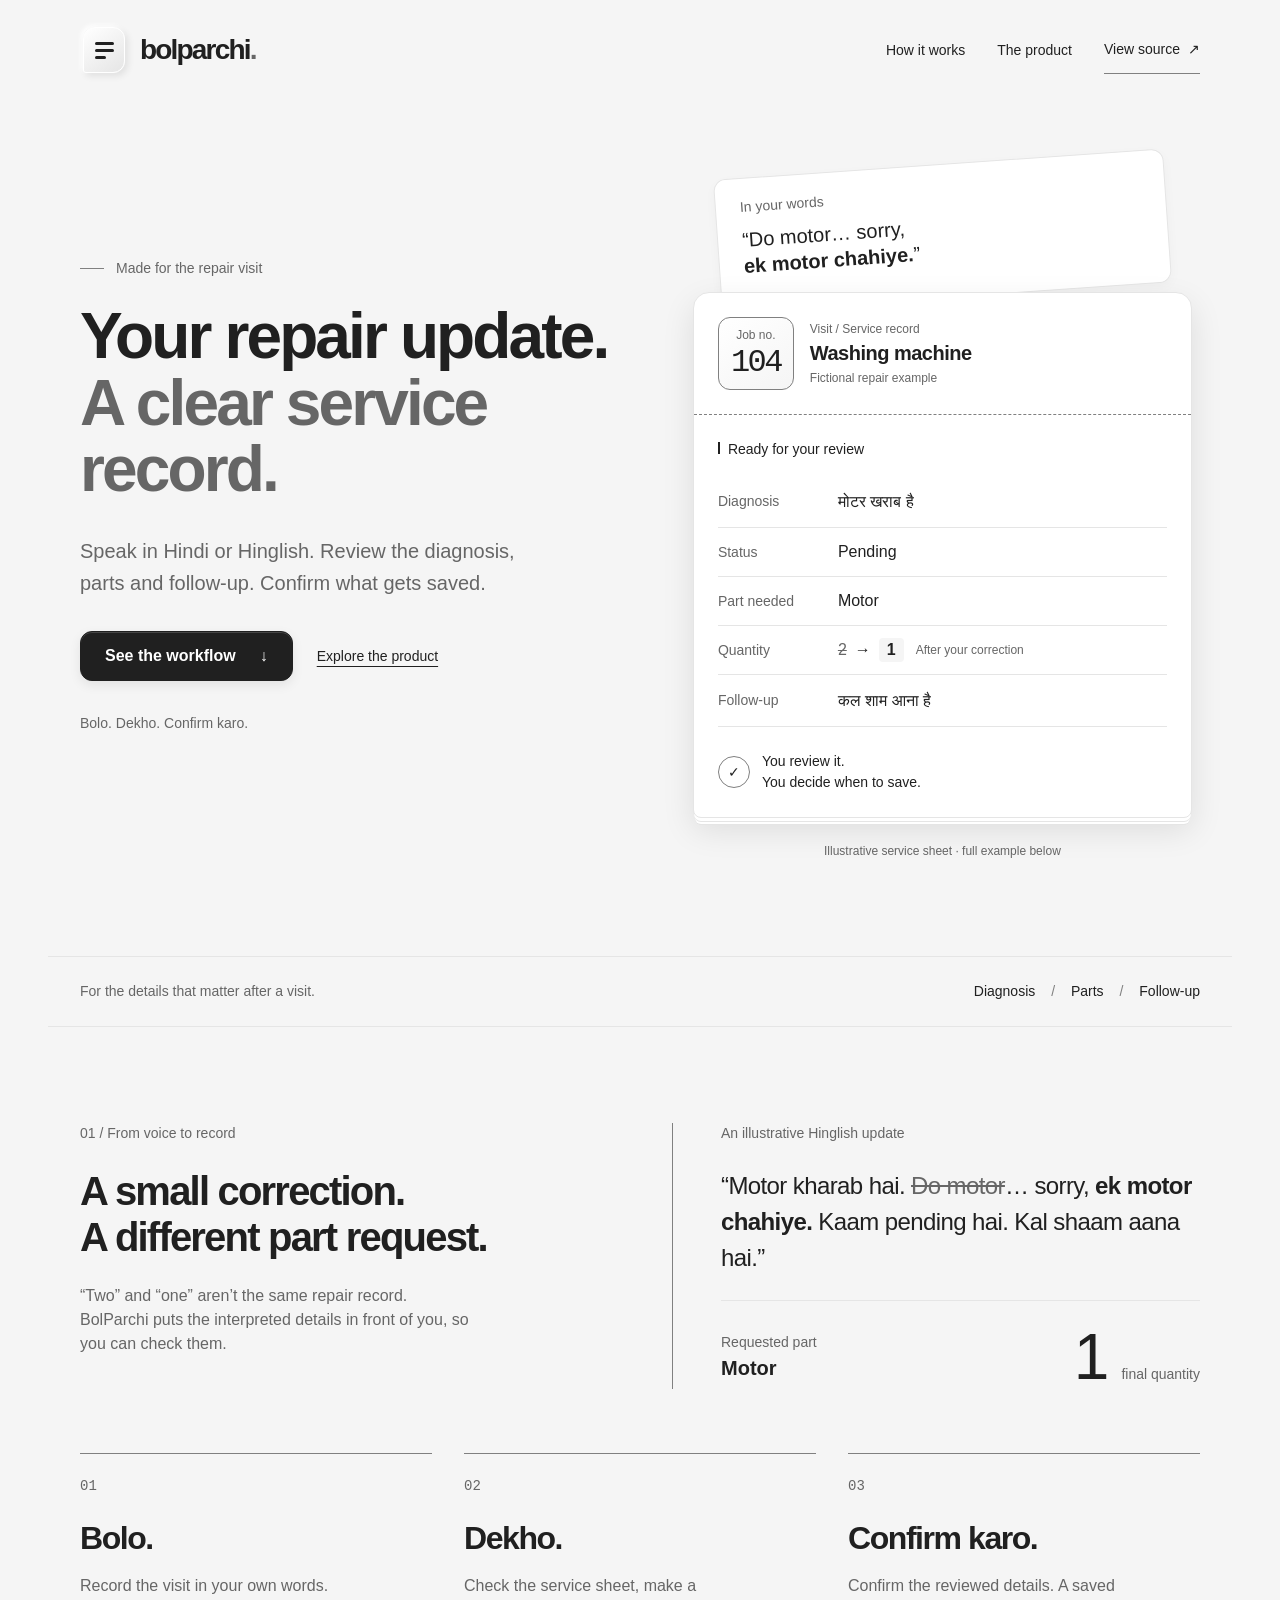
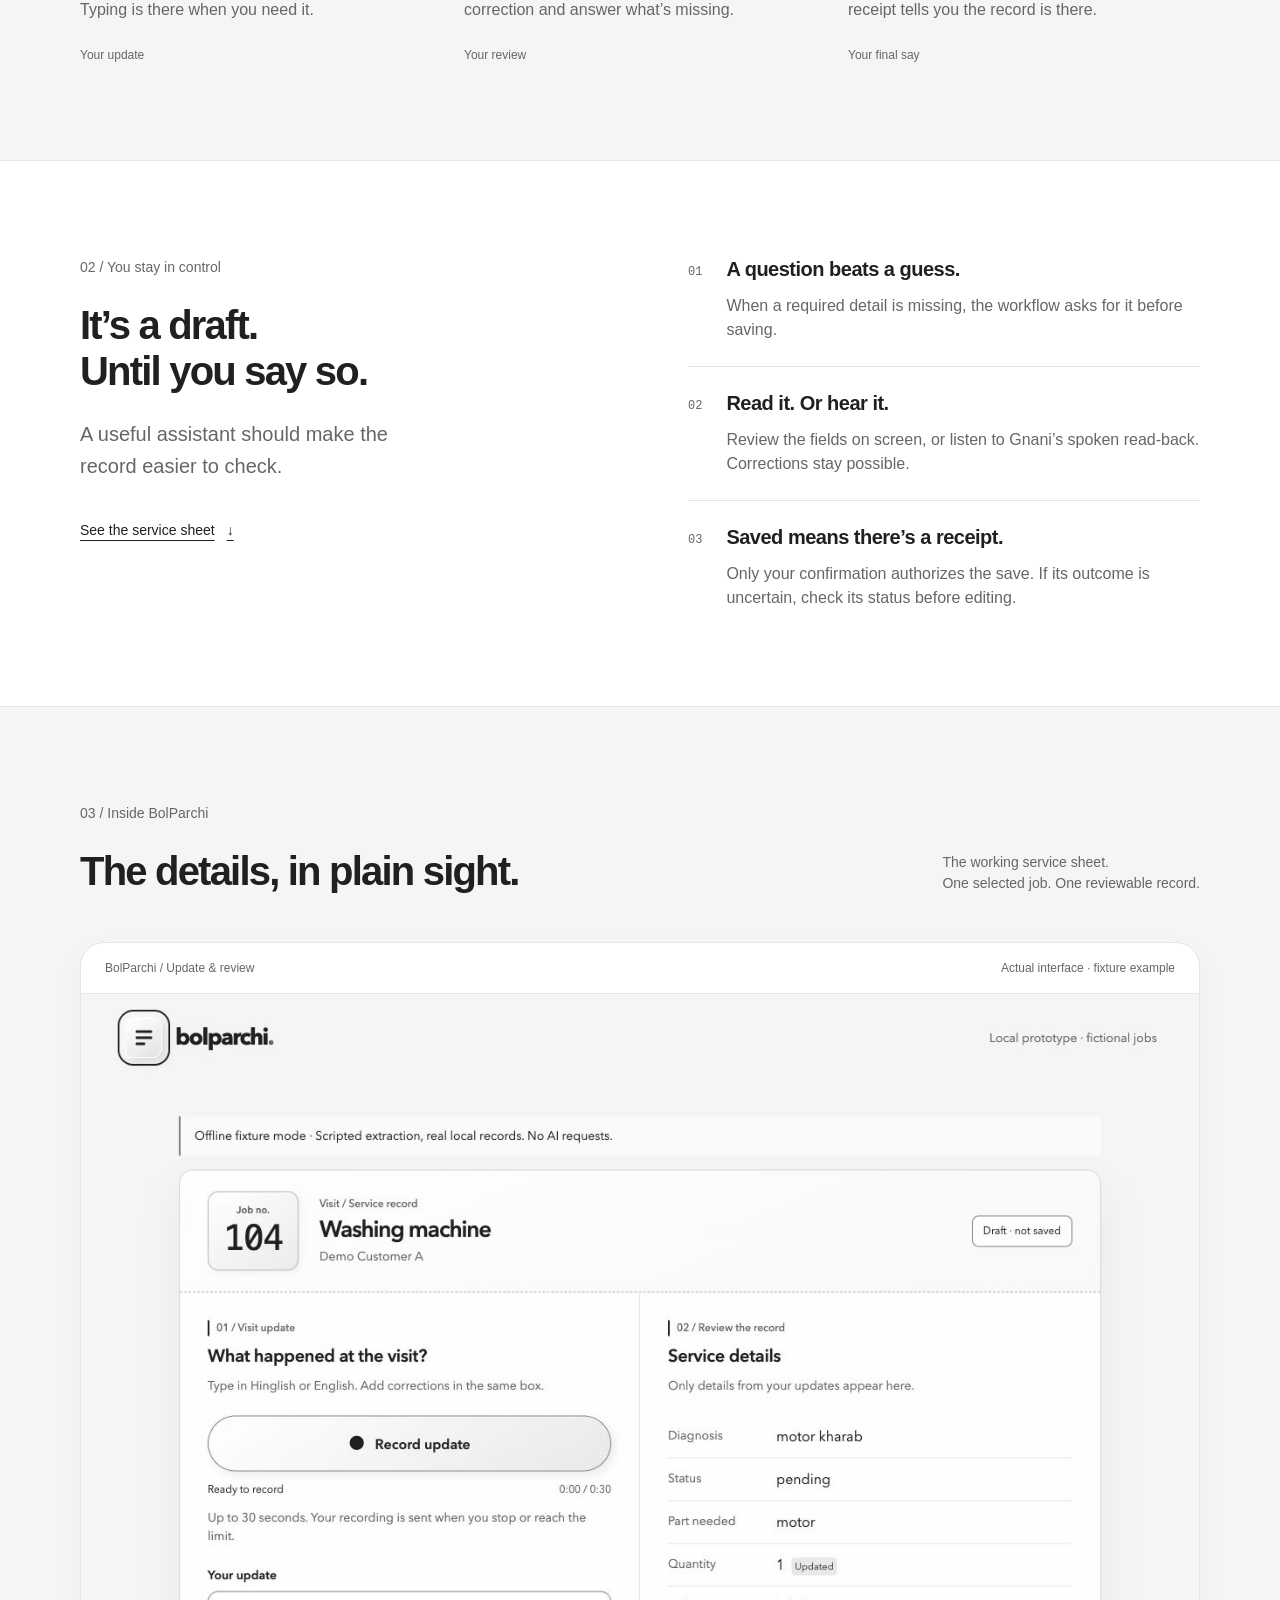
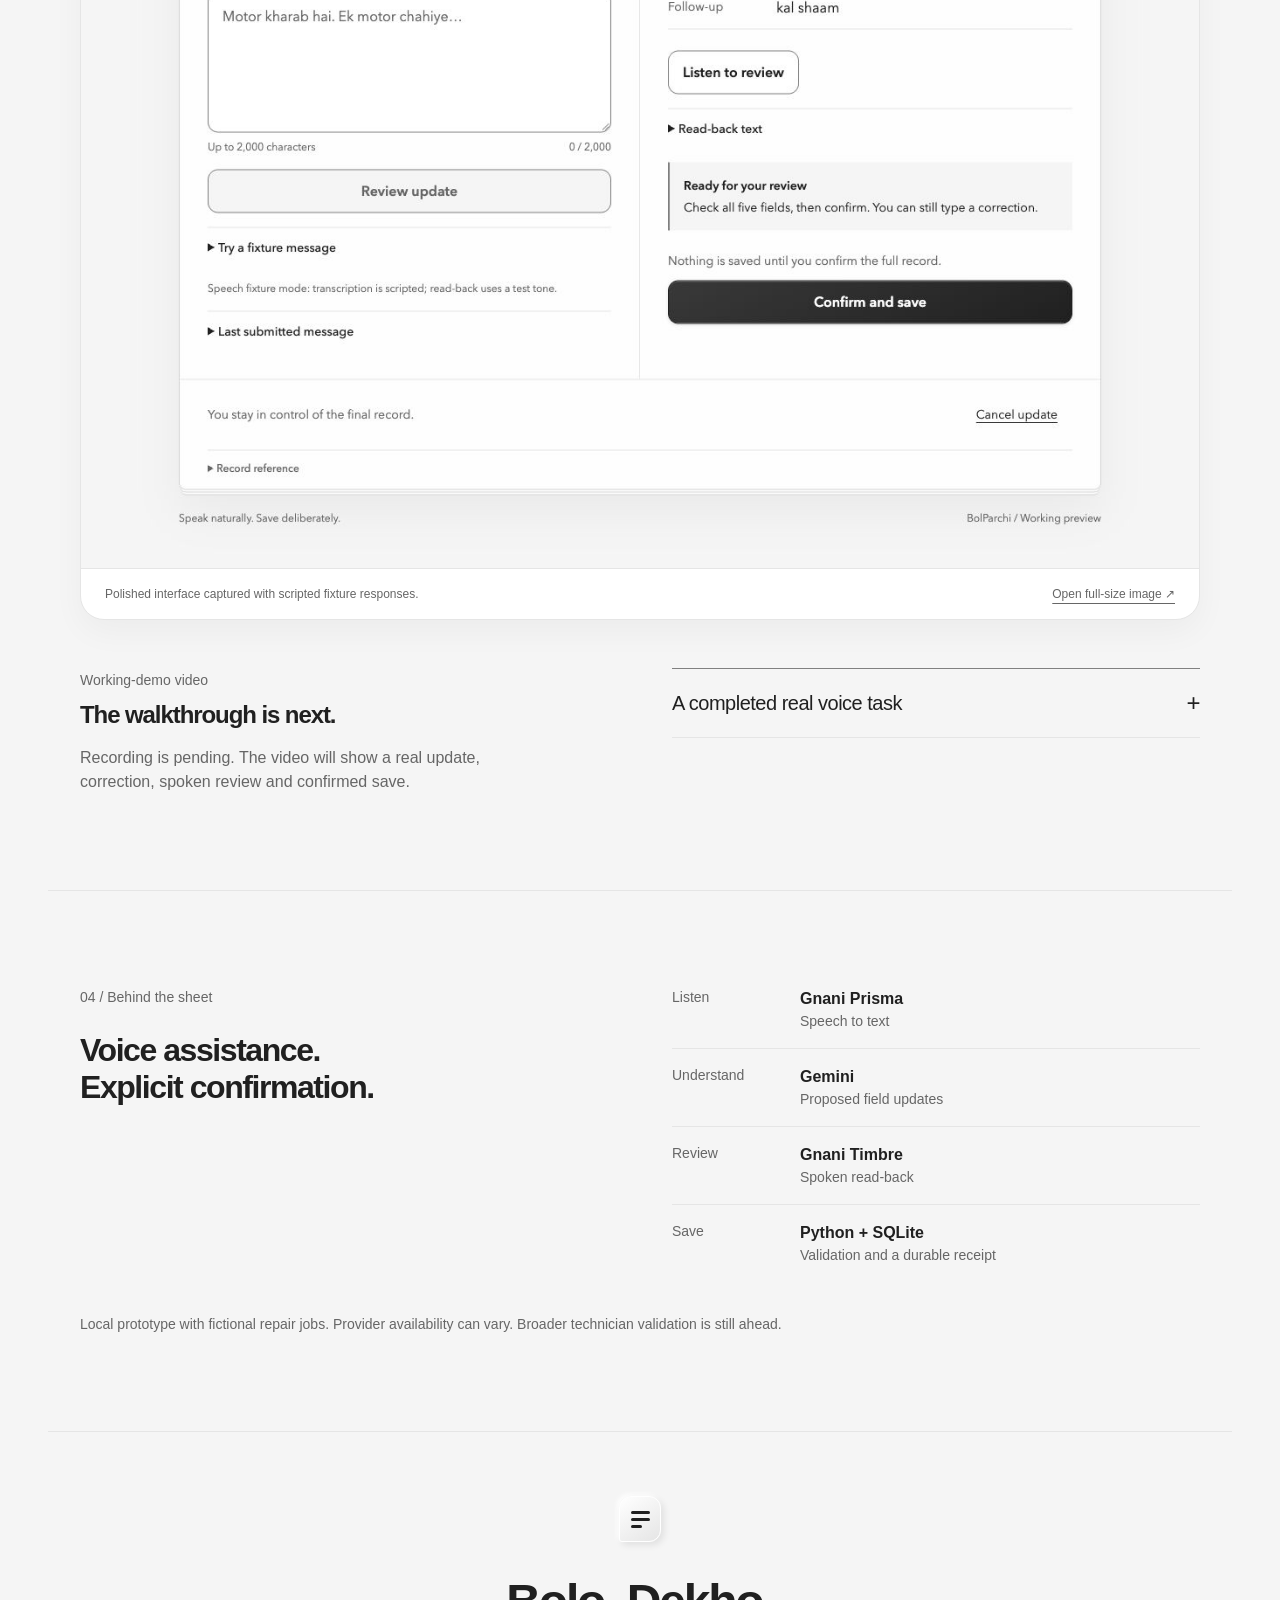
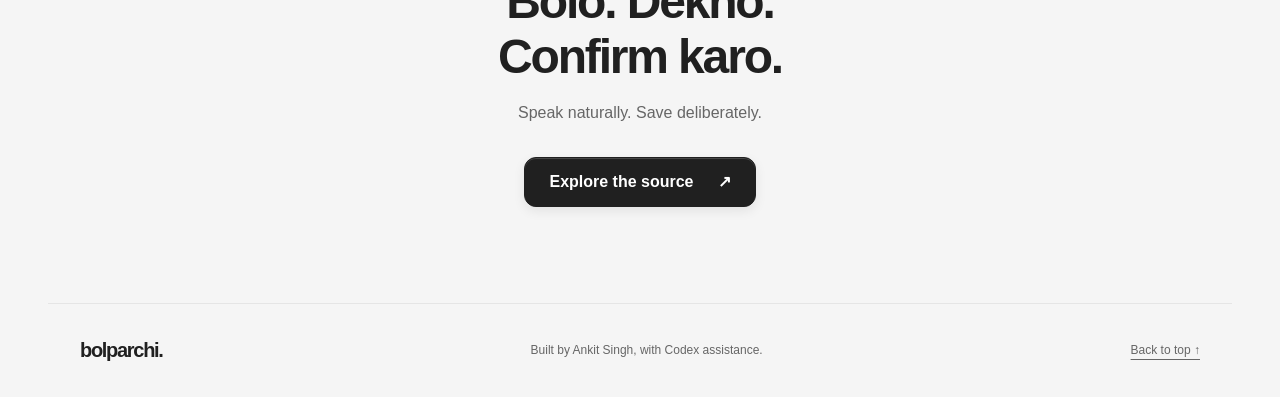
<file: site/index.html>
<!doctype html>
<html lang="en">
<head>
  <meta charset="utf-8">
  <meta name="viewport" content="width=device-width, initial-scale=1">
  <meta name="description" content="BolParchi turns Hindi and Hinglish repair updates into service records you can review, correct and confirm.">
  <meta name="theme-color" content="#f5f5f5">
  <meta http-equiv="Content-Security-Policy" content="default-src 'self'; script-src 'self'; style-src 'self'; img-src 'self'; connect-src 'none'; object-src 'none'; base-uri 'none'; form-action 'none'">
  <title>BolParchi — Your repair update. A clear service record.</title>
  <link rel="icon" href="assets/mark.svg" type="image/svg+xml">
  <link rel="stylesheet" href="style.css">
  <script src="app.js?v=20261107" defer></script>
</head>
<body id="top">
  <a class="skip" href="#main">Skip to content</a>
  <header class="masthead wrap">
    <div class="brand">
      <button class="logo-toggle" id="menu-open" type="button" aria-label="Open navigation" aria-expanded="false" aria-controls="navigation" hidden><span class="paper-mark" aria-hidden="true"><i></i><i></i><i></i></span></button>
      <a class="wordmark" href="#top" aria-label="BolParchi home">bolparchi<span>.</span></a>
    </div>
    <nav class="desktop-nav" aria-label="Main"><a href="#workflow">How it works</a><a href="#demo">The product</a><a href="https://github.com/ankitks1209/bolparchi-ai">View source <span aria-hidden="true">↗</span></a></nav>
  </header>
  <dialog id="navigation" aria-label="Navigation">
    <div class="drawer-head"><button class="logo-toggle" id="menu-close" type="button" aria-label="Close navigation" autofocus><span class="paper-mark" aria-hidden="true"><i></i><i></i><i></i></span></button><span class="wordmark">bolparchi.</span></div>
    <p class="drawer-intro">Speak naturally.<br>Save deliberately.</p>
    <nav aria-label="Page sections"><a href="#workflow"><span>01</span> How it works</a><a href="#control"><span>02</span> Your final say</a><a href="#demo"><span>03</span> The product</a><a href="#built"><span>04</span> Behind the sheet</a><a href="https://github.com/ankitks1209/bolparchi-ai"><span>↗</span> View source</a></nav>
    <p class="drawer-foot">A local prototype for repair visits.<br>Built with fictional jobs.</p>
  </dialog>
  <main id="main" tabindex="-1">
    <section class="hero wrap" aria-labelledby="hero-title">
      <div class="hero-copy">
        <p class="kicker"><span class="rule" aria-hidden="true"></span> Made for the repair visit</p>
        <h1 id="hero-title">Your repair update.<br><span>A clear service record.</span></h1>
        <p class="lead">Speak in Hindi or Hinglish. Review the diagnosis, parts and follow-up. Confirm what gets saved.</p>
        <div class="actions"><a class="button primary" href="#workflow">See the workflow <span aria-hidden="true">↓</span></a><a class="text-link" href="#demo">Explore the product</a></div>
        <p class="hero-foot">Bolo. Dekho. Confirm karo.</p>
      </div>
      <figure class="hero-visual">
        <div class="spoken-slip"><span class="small">In your words</span><p>“Do motor… sorry,<br><strong>ek motor chahiye.</strong>”</p></div>
        <div class="example-sheet">
          <div class="sheet-heading"><div class="job-stamp"><span>Job no.</span><strong>104</strong></div><div><p class="small">Visit / Service record</p><h2>Washing machine</h2><p class="small">Fictional repair example</p></div></div>
          <div class="sheet-details"><p class="sheet-caption">Ready for your review</p><dl><div><dt>Diagnosis</dt><dd lang="hi">मोटर खराब है</dd></div><div><dt>Status</dt><dd>Pending</dd></div><div><dt>Part needed</dt><dd>Motor</dd></div><div class="quantity-row"><dt>Quantity</dt><dd><span class="correction"><s>2</s><span aria-hidden="true">→</span><strong>1</strong></span><span class="small">After your correction</span></dd></div><div><dt>Follow-up</dt><dd lang="hi">कल शाम आना है</dd></div></dl><div class="review-note"><span aria-hidden="true">✓</span><p>You review it.<br><strong>You decide when to save.</strong></p></div></div>
          <div class="paper-edge" aria-hidden="true"></div>
        </div>
        <figcaption>Illustrative service sheet · full example below</figcaption>
      </figure>
    </section>
    <div class="context-strip wrap"><p>For the details that matter after a visit.</p><p>Diagnosis <span aria-hidden="true">/</span> Parts <span aria-hidden="true">/</span> Follow-up</p></div>
    <section class="story wrap section" id="workflow" tabindex="-1" aria-labelledby="workflow-title">
      <div class="section-intro"><p class="kicker">01 / From voice to record</p><h2 id="workflow-title">A small correction.<br>A different part request.</h2><p>“Two” and “one” aren’t the same repair record. BolParchi puts the interpreted details in front of you, so you can check them.</p></div>
      <div class="correction-example"><p class="small">An illustrative Hinglish update</p><blockquote>“Motor kharab hai. <s>Do motor</s>… sorry, <strong>ek motor chahiye.</strong> Kaam pending hai. Kal shaam aana hai.”</blockquote><div class="example-result"><span>Requested part<br><strong>Motor</strong></span><span class="result-number">1<span class="small">final quantity</span></span></div></div>
      <div class="steps"><article><span class="step-no">01</span><h3>Bolo.</h3><p>Record the visit in your own words. Typing is there when you need it.</p><span class="step-detail">Your update</span></article><article><span class="step-no">02</span><h3>Dekho.</h3><p>Check the service sheet, make a correction and answer what’s missing.</p><span class="step-detail">Your review</span></article><article><span class="step-no">03</span><h3>Confirm karo.</h3><p>Confirm the reviewed details. A saved receipt tells you the record is there.</p><span class="step-detail">Your final say</span></article></div>
    </section>
    <section class="control section" id="control" tabindex="-1" aria-labelledby="control-title"><div class="wrap control-grid"><div><p class="kicker">02 / You stay in control</p><h2 id="control-title">It’s a draft.<br>Until you say so.</h2><p class="lead">A useful assistant should make the record easier to check.</p><a class="text-link" href="#demo">See the service sheet <span aria-hidden="true">↓</span></a></div><div class="control-points"><article><span aria-hidden="true">01</span><div><h3>A question beats a guess.</h3><p>When a required detail is missing, the workflow asks for it before saving.</p></div></article><article><span aria-hidden="true">02</span><div><h3>Read it. Or hear it.</h3><p>Review the fields on screen, or listen to Gnani’s spoken read-back. Corrections stay possible.</p></div></article><article><span aria-hidden="true">03</span><div><h3>Saved means there’s a receipt.</h3><p>Only your confirmation authorizes the save. If its outcome is uncertain, check its status before editing.</p></div></article></div></div></section>
    <section class="section wrap product" id="demo" tabindex="-1" aria-labelledby="demo-title"><div class="product-heading"><div><p class="kicker">03 / Inside BolParchi</p><h2 id="demo-title">The details, in plain sight.</h2></div><p>The working service sheet.<br>One selected job. One reviewable record.</p></div>
      <figure class="product-capture"><div class="capture-bar"><span>BolParchi / Update & review</span><span>Actual interface · fixture example</span></div><a href="assets/service-sheet.png" target="_blank" rel="noopener" aria-label="Open full-size service sheet screenshot"><img src="assets/service-sheet.png" width="1280" height="1344" alt="BolParchi fixture interface for job 104: motor diagnosis, pending status, motor quantity 1, kal shaam follow-up, and Confirm and save. This is a screenshot, not an interactive form." loading="lazy"></a><p class="image-fallback" hidden>The screenshot couldn’t load. The example above describes the same five fields; you can also inspect the source below.</p><figcaption>Polished interface captured with scripted fixture responses. <a href="assets/service-sheet.png" target="_blank" rel="noopener">Open full-size image <span aria-hidden="true">↗</span></a></figcaption></figure>
      <div class="demo-notes"><div class="video-note"><span class="small">Working-demo video</span><h3>The walkthrough is next.</h3><p>Recording is pending. The video will show a real update, correction, spoken review and confirmed save.</p></div><details class="voice-evidence"><summary>A completed real voice task <span aria-hidden="true">+</span></summary><p>On 6 November, Ankit completed a real-provider microphone task and reported clear recording and playback. Its saved receipt and quantity-1 record were verified. This is one user, device and example.</p><figure><a href="assets/voice-receipt.png" target="_blank" rel="noopener"><img src="assets/voice-receipt.png" width="384" height="1832" loading="lazy" alt="Actual saved record from the human voice task: motor fault in Hindi, pending, motor quantity 1, tomorrow-evening follow-up and receipt. Captured before final visual polish."></a><p class="image-fallback" hidden>The receipt screenshot couldn’t load. The verified task is described above.</p><figcaption>Real-provider task · before final visual polish<br><a href="assets/voice-receipt.png" target="_blank" rel="noopener">Open full-size receipt</a></figcaption></figure></details></div>
    </section>
    <section class="built wrap section" id="built" tabindex="-1" aria-labelledby="built-title"><div><p class="kicker">04 / Behind the sheet</p><h2 id="built-title">Voice assistance.<br>Explicit confirmation.</h2></div><div class="pipeline"><div><span>Listen</span><p><strong>Gnani Prisma</strong><br>Speech to text</p></div><div><span>Understand</span><p><strong>Gemini</strong><br>Proposed field updates</p></div><div><span>Review</span><p><strong>Gnani Timbre</strong><br>Spoken read-back</p></div><div><span>Save</span><p><strong>Python + SQLite</strong><br>Validation and a durable receipt</p></div></div><p class="scope">Local prototype with fictional repair jobs. Provider availability can vary. Broader technician validation is still ahead.</p></section>
    <section class="closing wrap"><span class="paper-mark" aria-hidden="true"><i></i><i></i><i></i></span><h2>Bolo. Dekho.<br>Confirm karo.</h2><p>Speak naturally. Save deliberately.</p><a class="button primary" href="https://github.com/ankitks1209/bolparchi-ai">Explore the source <span aria-hidden="true">↗</span></a></section>
  </main>
  <footer class="wrap"><a class="wordmark" href="#top">bolparchi.</a><p>Built by Ankit Singh, with Codex assistance.</p><a href="#top">Back to top ↑</a></footer>
</body>
</html>
</file>
<file: site/style.css>
:root {
  --page:#f5f5f5;
  --surface:#fff;
  --ink:#202020;
  --muted:#666;
  --line:#e5e5e5;
  --control:#808080;
  --ease:cubic-bezier(.2,.8,.2,1);
  --s1:4px;
  --s2:8px;
  --s3:12px;
  --s4:16px;
  --s6:24px;
  --s8:32px;
  --s12:48px;
  --s16:64px;
  --s24:96px;
  color:var(--ink);
  background:var(--page);
  font-family:"Avenir Next",-apple-system,BlinkMacSystemFont,"Segoe UI","Noto Sans Devanagari",sans-serif;
  font-size:16px;
  line-height:1.5;
  scroll-behavior:smooth;
}

* {
  box-sizing:border-box;
}

body {
  margin:0;
}

[hidden] {
  display:none!important;
}

a {
  color:inherit;
  text-underline-offset:5px;
}

button {
  font:inherit;
  color:inherit;
}

button,a {
  -webkit-tap-highlight-color:transparent;
}

button {
  cursor:pointer;
}

h1,h2,h3,p,figure,blockquote {
  margin:0;
}

h1,h2,h3 {
  font-weight:600;
  letter-spacing:-.045em;
}

h1 {
  font-size:64px;
  line-height:1.04;
}

h2 {
  font-size:40px;
  line-height:1.15;
}

h3 {
  font-size:24px;
  line-height:1.25;
}

p {
  overflow-wrap:break-word;
}

a:focus-visible,button:focus-visible,summary:focus-visible {
  outline:2px solid var(--ink);
  outline-offset:5px;
}

section:focus,main:focus {
  outline:none;
}

section {
  scroll-margin-top:32px;
}

::selection {
  background:var(--ink);
  color:var(--surface);
}

.wrap {
  max-width:1184px;
  margin-inline:auto;
  padding-inline:32px;
}

.small,.kicker {
  font-size:14px;
  color:var(--muted);
}

.kicker {
  display:flex;
  align-items:center;
  gap:12px;
  margin-bottom:24px;
}

.rule {
  width:24px;
  height:1px;
  background:var(--control);
}

.section {
  padding-block:96px;
}

.lead {
  font-size:20px;
  line-height:1.6;
  color:var(--muted);
}

.skip {
  position:absolute;
  left:16px;
  top:-100px;
  padding:12px 24px;
  background:var(--ink);
  color:var(--surface);
  z-index:10;
}

.skip:focus {
  top:8px;
}

.masthead {
  display:flex;
  align-items:center;
  justify-content:space-between;
  padding-block:24px;
  gap:24px;
}

.brand,.drawer-head {
  display:flex;
  align-items:center;
  gap:12px;
}

.wordmark {
  font-size:28px;
  letter-spacing:-.065em;
  font-weight:650;
  text-decoration:none;
  line-height:1;
}

.wordmark span {
  color:var(--muted);
}

.logo-toggle {
  display:grid;
  place-items:center;
  border:0;
  border-radius:12px;
  padding:0;
  width:48px;
  height:52px;
  background:none;
  flex-shrink:0;
}

.paper-mark {
  display:inline-flex;
  flex-direction:column;
  justify-content:center;
  align-items:center;
  gap:4px;
  width:42px;
  height:46px;
  border:1px solid var(--surface);
  border-radius:12px 12px 12px 3px;
  background:linear-gradient(145deg,var(--surface),var(--line));
  box-shadow:3px 3px 7px #00000016,-2px -2px 5px var(--surface);
  transition:transform 260ms var(--ease);
}

.paper-mark i {
  height:3px;
  width:19px;
  border-radius:2px;
  background:var(--ink);
}

.paper-mark i:last-child {
  width:11px;
  margin-right:8px;
}

.logo-toggle:hover .paper-mark {
  transform:translateY(-2px);
}

.desktop-nav {
  display:flex;
  align-items:center;
  gap:32px;
  font-size:14px;
}

.desktop-nav a {
  display:inline-flex;
  align-items:center;
  gap:8px;
  min-height:48px;
  text-decoration:none;
}

.desktop-nav a:hover,.text-link:hover {
  color:var(--muted);
}

.desktop-nav a:last-child {
  border-bottom:1px solid var(--control);
}

.hero {
  display:grid;
  grid-template-columns:1.05fr 1fr;
  gap:64px;
  align-items:center;
  padding-top:64px;
  padding-bottom:96px;
}

.hero-copy {
  padding-bottom:32px;
}

.hero h1 span {
  color:var(--muted);
}

.hero .lead {
  margin-top:32px;
  max-width:440px;
}

.actions {
  display:flex;
  gap:24px;
  align-items:center;
  margin-top:32px;
  flex-wrap:wrap;
}

.button {
  display:inline-flex;
  align-items:center;
  justify-content:center;
  gap:24px;
  min-height:48px;
  padding:12px 24px;
  border-radius:12px;
  text-decoration:none;
  font-size:16px;
  font-weight:600;
  border:1px solid var(--ink);
  transition:box-shadow 160ms var(--ease),transform 160ms var(--ease);
}

.primary {
  background:var(--ink);
  color:var(--surface);
  box-shadow:inset 0 1px #ffffff2b,0 4px 12px #00000014;
}

.button:hover {
  box-shadow:inset 0 1px #ffffff2b,0 4px 12px #00000026;
  transform:translateY(-1px);
}

.button:active {
  transform:translateY(1px);
}

.text-link {
  display:inline-flex;
  align-items:center;
  gap:12px;
  min-height:48px;
  font-size:14px;
}

.hero-foot {
  margin-top:32px;
  font-size:14px;
  color:var(--muted);
}

.hero-visual {
  position:relative;
  padding-top:128px;
  padding-inline:8px;
}

.spoken-slip {
  position:absolute;
  top:0;
  left:32px;
  right:32px;
  background:var(--surface);
  padding:16px 24px 32px;
  border:1px solid var(--line);
  border-radius:12px;
  transform:rotate(-4deg);
  box-shadow:0 4px 12px #00000008;
}

.spoken-slip p {
  font-size:20px;
  line-height:1.3;
  margin-top:8px;
}

.spoken-slip strong {
  font-weight:600;
}

.example-sheet {
  position:relative;
  background:var(--surface);
  border:1px solid var(--line);
  border-radius:16px 16px 8px 8px;
  box-shadow:0 4px 0 -1px var(--surface),0 5px 0 -1px var(--line),0 8px 0 -2px var(--surface),0 9px 0 -2px var(--line),0 12px 32px #0000001a;
}

.sheet-heading {
  padding:24px;
  display:flex;
  align-items:center;
  gap:16px;
  border-bottom:1px dashed var(--control);
}

.sheet-heading h2 {
  font-size:20px;
  letter-spacing:-.025em;
  margin-block:4px;
}

.sheet-heading .small {
  font-size:12px;
}

.job-stamp {
  padding:8px 12px;
  border:1px solid var(--control);
  border-radius:12px;
  background:linear-gradient(145deg,var(--surface),var(--page));
  text-align:center;
  flex-shrink:0;
}

.job-stamp span {
  display:block;
  font-size:12px;
  color:var(--muted);
}

.job-stamp strong {
  display:block;
  font:32px ui-monospace,monospace;
  letter-spacing:-.08em;
}

.sheet-details {
  padding:24px;
}

.sheet-caption {
  font-size:14px;
  margin-bottom:16px;
}

.sheet-caption::before {
  content:"";
  display:inline-block;
  width:2px;
  height:12px;
  background:var(--ink);
  margin-right:8px;
}

dl {
  margin:0;
}

dl>div {
  display:grid;
  grid-template-columns:104px 1fr;
  gap:16px;
  align-items:center;
  padding-block:12px;
  border-bottom:1px solid var(--line);
  font-size:16px;
}

dt {
  font-size:14px;
  color:var(--muted);
}

dd {
  margin:0;
}

dd[lang] {
  line-height:1.7;
}

.quantity-row dd {
  display:flex;
  align-items:center;
  gap:12px;
  flex-wrap:wrap;
}

.quantity-row .small {
  font-size:12px;
}

.correction {
  display:flex;
  align-items:center;
  gap:8px;
}

.correction s {
  color:var(--muted);
}

.correction strong {
  background:var(--page);
  padding:0 8px;
  border-radius:4px;
  font-weight:600;
}

.review-note {
  display:flex;
  align-items:center;
  gap:12px;
  margin-top:24px;
  font-size:14px;
}

.review-note>span {
  display:grid;
  place-items:center;
  width:32px;
  height:32px;
  border:1px solid var(--control);
  border-radius:50%;
}

.review-note strong {
  font-weight:500;
}

.hero-visual figcaption {
  font-size:12px;
  color:var(--muted);
  text-align:center;
  margin-top:24px;
}

.context-strip {
  display:flex;
  justify-content:space-between;
  gap:24px;
  font-size:14px;
  color:var(--muted);
  padding-block:24px;
  border-block:1px solid var(--line);
}

.context-strip p:last-child {
  color:var(--ink);
}

.context-strip span {
  margin-inline:12px;
  color:var(--control);
}

.story {
  display:grid;
  grid-template-columns:1fr 1fr;
  gap:64px;
}

.section-intro>p:last-child {
  max-width:400px;
  color:var(--muted);
  margin-top:24px;
}

.correction-example {
  border-left:1px solid var(--control);
  padding-left:48px;
}

.correction-example blockquote {
  font-size:24px;
  line-height:1.5;
  margin-top:24px;
  letter-spacing:-.025em;
}

.correction-example blockquote s {
  color:var(--muted);
}

.correction-example strong {
  font-weight:600;
}

.example-result {
  display:flex;
  justify-content:space-between;
  align-items:center;
  padding-top:24px;
  margin-top:24px;
  border-top:1px solid var(--line);
  color:var(--muted);
  font-size:14px;
}

.example-result strong {
  font-size:20px;
  color:var(--ink);
}

.result-number {
  font-size:64px;
  line-height:1;
  letter-spacing:-.06em;
  color:var(--ink);
  display:flex;
  align-items:baseline;
  gap:16px;
}

.result-number .small {
  letter-spacing:0;
}

.steps {
  grid-column:1/-1;
  display:grid;
  grid-template-columns:repeat(3,1fr);
  gap:32px;
}

.steps article {
  border-top:1px solid var(--control);
  padding-top:24px;
}

.step-no {
  display:block;
  font:14px ui-monospace,monospace;
  color:var(--muted);
  margin-bottom:24px;
}

.steps h3 {
  font-size:32px;
}

.steps p {
  margin-top:16px;
  max-width:280px;
  color:var(--muted);
}

.step-detail {
  display:block;
  margin-top:24px;
  font-size:12px;
  color:var(--muted);
}

.control {
  background:var(--surface);
  border-block:1px solid var(--line);
}

.control-grid {
  display:grid;
  grid-template-columns:1fr 1fr;
  gap:96px;
}

.control .lead {
  max-width:360px;
  margin-block:24px;
}

.control-points article {
  display:flex;
  gap:24px;
  padding-block:24px;
  border-bottom:1px solid var(--line);
}

.control-points article:first-child {
  padding-top:0;
}

.control-points article:last-child {
  border:0;
  padding-bottom:0;
}

.control-points article>span {
  font:12px ui-monospace,monospace;
  color:var(--muted);
  padding-top:8px;
}

.control-points p {
  color:var(--muted);
  margin-top:12px;
}

.control-points h3 {
  font-size:20px;
  letter-spacing:-.025em;
}

.product-heading {
  display:flex;
  align-items:end;
  justify-content:space-between;
  gap:32px;
  margin-bottom:48px;
}

.product-heading>p {
  font-size:14px;
  color:var(--muted);
}

.product-capture {
  background:var(--surface);
  border:1px solid var(--line);
  border-radius:24px;
  overflow:hidden;
  box-shadow:0 12px 32px #0000000a;
}

.capture-bar {
  padding:16px 24px;
  display:flex;
  justify-content:space-between;
  gap:16px;
  border-bottom:1px solid var(--line);
  font-size:12px;
  color:var(--muted);
}

.product-capture img {
  display:block;
  width:100%;
  height:auto;
}

.product-capture figcaption {
  border-top:1px solid var(--line);
  padding:16px 24px;
  font-size:12px;
  display:flex;
  justify-content:space-between;
  gap:16px;
  color:var(--muted);
}

.demo-notes {
  display:grid;
  grid-template-columns:1fr 1fr;
  gap:64px;
  margin-top:48px;
}

.video-note h3 {
  margin-top:8px;
}

.video-note p {
  margin-top:16px;
  color:var(--muted);
  max-width:400px;
}

.voice-evidence {
  border-top:1px solid var(--control);
  border-bottom:1px solid var(--line);
  align-self:start;
}

summary {
  cursor:pointer;
  min-height:64px;
  padding-block:16px;
  font-size:20px;
  font-weight:500;
  list-style:none;
  display:flex;
  align-items:center;
  justify-content:space-between;
  gap:16px;
  letter-spacing:-.025em;
}

summary::-webkit-details-marker {
  display:none;
}

summary span {
  font-size:24px;
  font-weight:400;
  transition:transform 160ms var(--ease);
}

details[open] summary span {
  transform:rotate(45deg);
}

.voice-evidence>p {
  color:var(--muted);
  margin-bottom:24px;
}

.voice-evidence img {
  display:block;
  max-width:100%;
  height:auto;
  margin:auto;
}

.voice-evidence figcaption {
  text-align:center;
  font-size:12px;
  color:var(--muted);
  padding:16px;
}

.image-fallback {
  padding:24px;
  font-size:16px;
  color:var(--ink);
  background:var(--page);
}

.built {
  border-top:1px solid var(--line);
  display:grid;
  grid-template-columns:1fr 1fr;
  gap:48px 64px;
}

.built h2 {
  font-size:32px;
}

.pipeline>div {
  display:grid;
  grid-template-columns:104px 1fr;
  gap:24px;
  padding-bottom:16px;
  margin-bottom:16px;
  border-bottom:1px solid var(--line);
}

.pipeline>div:last-child {
  border-bottom:0;
  padding-bottom:0;
  margin-bottom:0;
}

.pipeline span,.pipeline p {
  font-size:14px;
  color:var(--muted);
}

.pipeline strong {
  color:var(--ink);
  font-size:16px;
  font-weight:600;
}

.scope {
  grid-column:1/-1;
  max-width:720px;
  font-size:14px;
  color:var(--muted);
}

.closing {
  text-align:center;
  padding-block:64px 96px;
  border-top:1px solid var(--line);
}

.closing h2 {
  font-size:48px;
  margin-top:32px;
}

.closing>p {
  color:var(--muted);
  margin-top:16px;
}

.closing .button {
  margin-top:32px;
}

footer {
  display:flex;
  align-items:center;
  justify-content:space-between;
  gap:24px;
  padding-block:24px;
  border-top:1px solid var(--line);
  font-size:12px;
  color:var(--muted);
}

footer .wordmark {
  font-size:20px;
  color:var(--ink);
}

footer>a:last-child {
  min-height:44px;
  display:inline-flex;
  align-items:center;
}

#navigation {
  inset:0 auto 0 0;
  margin:0;
  width:min(352px,calc(100vw - 24px));
  height:100dvh;
  max-height:100dvh;
  max-width:none;
  padding:32px;
  border:0;
  border-right:1px solid var(--line);
  border-radius:0 24px 24px 0;
  background:var(--page);
  color:var(--ink);
  box-shadow:12px 0 32px #0000001a;
  overflow-y:auto;
}

#navigation[open] {
  display:flex;
  flex-direction:column;
  animation:drawer-in 260ms var(--ease);
}

#navigation::backdrop {
  background:#20202030;
  backdrop-filter:blur(3px);
}

#navigation .paper-mark {
  transform:rotate(-9deg);
}

body:has(#navigation[open]) {
  overflow:hidden;
}

.drawer-intro {
  font-size:24px;
  line-height:1.3;
  letter-spacing:-.03em;
  margin-block:48px 32px;
}

.drawer-foot {
  color:var(--muted);
  font-size:12px;
  margin-top:auto;
  padding-top:48px;
}

#navigation nav {
  display:grid;
  gap:8px;
}

#navigation nav a {
  display:flex;
  gap:16px;
  align-items:center;
  min-height:48px;
  font-size:16px;
  text-decoration:none;
  border-radius:8px;
  padding:8px;
}

#navigation nav a:hover {
  background:var(--surface);
}

#navigation nav span {
  font:12px ui-monospace,monospace;
  color:var(--muted);
}

@keyframes drawer-in {
  from {
    transform:translateX(-100%);
  }
  to {
    transform:translateX(0);
  }
}

@media(min-width:1500px) {
  .hero {
    padding-top:96px;
  }
}

@media(max-width:1000px) {
  h1 {
    font-size:48px;
  }
  .hero {
    gap:32px;
  }
  .hero .lead {
    font-size:16px;
  }
  .story,.control-grid {
    gap:48px;
  }
  .sheet-heading,.sheet-details {
    padding:16px;
  }
  .sheet-heading {
    gap:12px;
  }
  .quantity-row dd {
    gap:8px;
  }
  .quantity-row .small {
    width:100%;
  }
  .product-heading {
    align-items:start;
  }
}

@media(max-width:700px) {
  .wrap {
    padding-inline:16px;
  }
  .masthead {
    padding-block:16px;
  }
  .desktop-nav {
    gap:16px;
  }
  .desktop-nav a {
    display:none;
  }
  .desktop-nav a:last-child {
    display:inline-flex;
    font-size:12px;
  }
  .wordmark {
    font-size:24px;
  }
  .brand {
    gap:8px;
  }
  h1 {
    font-size:40px;
    max-width:400px;
  }
  h2 {
    font-size:32px;
  }
  .hero {
    grid-template-columns:1fr;
    gap:32px;
    padding-top:48px;
    padding-bottom:48px;
  }
  .hero-copy {
    padding:0;
  }
  .hero .lead {
    margin-top:24px;
    max-width:400px;
  }
  .hero-foot {
    margin-top:24px;
  }
  .hero-visual {
    max-width:440px;
    width:100%;
    margin-inline:auto;
  }
  .spoken-slip {
    left:24px;
    right:24px;
  }
  .sheet-heading,.sheet-details {
    padding:24px;
  }
  .sheet-heading {
    gap:16px;
  }
  .quantity-row .small {
    width:auto;
  }
  .hero-visual figcaption {
    font-size:12px;
  }
  .context-strip {
    display:block;
    padding-block:24px;
  }
  .context-strip p+p {
    margin-top:8px;
  }
  .context-strip span {
    margin-inline:8px;
  }
  .section {
    padding-block:64px;
  }
  .story {
    grid-template-columns:1fr;
    gap:32px;
  }
  .correction-example {
    padding-left:24px;
    margin-top:8px;
  }
  .correction-example blockquote {
    font-size:20px;
  }
  .steps {
    grid-template-columns:1fr;
    gap:24px;
    margin-top:16px;
  }
  .steps article {
    display:grid;
    grid-template-columns:32px 1fr;
    column-gap:16px;
    padding-top:24px;
  }
  .step-no {
    grid-column:1;
    grid-row:1;
    margin:8px 0 0;
  }
  .steps h3 {
    grid-column:2;
    font-size:24px;
  }
  .steps p,.step-detail {
    grid-column:2;
    max-width:none;
  }
  .step-detail {
    margin-top:12px;
  }
  .steps p {
    margin-top:12px;
  }
  .control-grid {
    grid-template-columns:1fr;
    gap:32px;
  }
  .control .lead {
    font-size:16px;
    max-width:400px;
  }
  .control-points article {
    gap:16px;
  }
  .product-heading {
    display:block;
    margin-bottom:32px;
  }
  .product-heading>p {
    margin-top:24px;
  }
  .capture-bar {
    padding:12px 16px;
    display:block;
  }
  .capture-bar span {
    display:block;
  }
  .capture-bar span+span {
    margin-top:4px;
  }
  .product-capture {
    border-radius:16px;
  }
  .product-capture figcaption {
    display:block;
    padding:16px;
  }
  .product-capture figcaption a {
    display:block;
    margin-top:8px;
    min-height:44px;
    line-height:44px;
  }
  .demo-notes {
    grid-template-columns:1fr;
    gap:32px;
    margin-top:32px;
  }
  .built {
    grid-template-columns:1fr;
    gap:32px;
  }
  .pipeline>div {
    grid-template-columns:88px 1fr;
    gap:16px;
  }
  .closing {
    padding-block:48px 64px;
  }
  .closing h2 {
    font-size:40px;
  }
  footer {
    flex-wrap:wrap;
    gap:16px;
  }
  footer p {
    order:3;
    flex-basis:100%;
  }
}

@media(max-width:360px) {
  .sheet-heading,.sheet-details {
    padding:16px;
  }
  .job-stamp {
    padding:8px;
  }
  .sheet-heading {
    gap:12px;
  }
  .sheet-heading h2 {
    font-size:18px;
  }
  dl>div {
    grid-template-columns:88px 1fr;
    gap:12px;
  }
  .quantity-row .small {
    width:100%;
  }
  .actions {
    gap:12px;
  }
  .result-number {
    font-size:48px;
  }
}

@media(prefers-reduced-motion:reduce) {
  :root {
    scroll-behavior:auto;
  }
  *,*::before,*::after {
    animation:none!important;
    transition:none!important;
  }
  .button:hover,.logo-toggle:hover .paper-mark {
    transform:none;
  }
}
</file>
